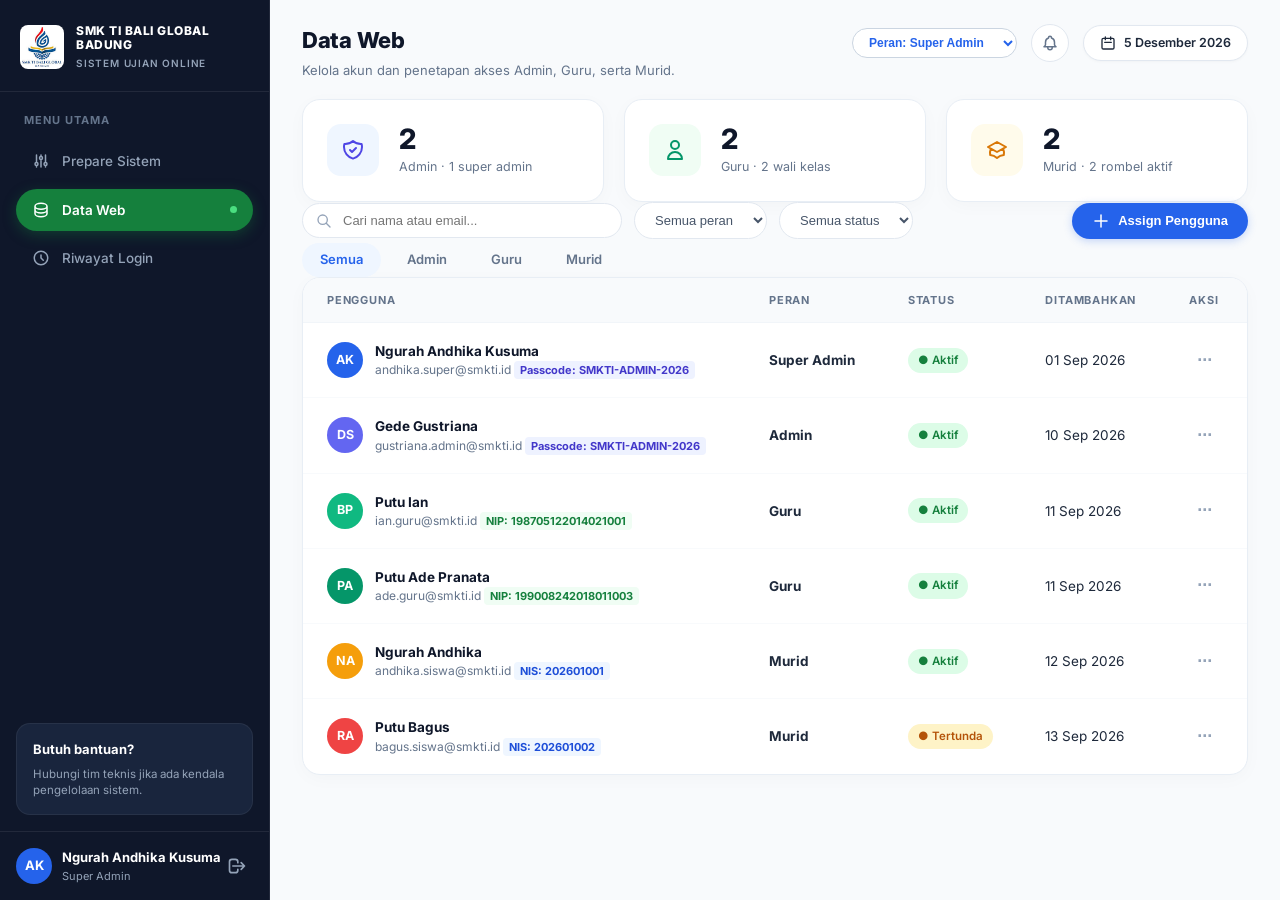
<file: index.html>
<!DOCTYPE html>
<html lang="id">
<head>
  <meta charset="UTF-8">
  <meta name="viewport" content="width=device-width, initial-scale=1.0">
  <title>SMK TI BALI GLOBAL BADUNG - SISTEM UJIAN ONLINE</title>
  <link rel="preconnect" href="https://fonts.googleapis.com">
  <link rel="preconnect" href="https://fonts.gstatic.com" crossorigin>
  <link href="https://fonts.googleapis.com/css2?family=Inter:wght@400;500;600;700;800;900&display=swap" rel="stylesheet">
  <link rel="stylesheet" href="assets/css/style.css">
</head>
<body>

<div id="app-container">
  <!-- ==========================================
       SIDEBAR NAVIGATION
       ========================================== -->
  <aside class="sidebar">
    <!-- Brand School Header -->
    <div class="sidebar-brand">
      <img src="assets/img/logo.png" alt="Logo SMK TI Bali Global Badung" class="sidebar-logo">
      <div class="sidebar-brand-text">
        <span class="brand-title">SMK TI BALI GLOBAL BADUNG</span>
        <span class="brand-subtitle">SISTEM UJIAN ONLINE</span>
      </div>
    </div>

    <!-- Main Navigation Links -->
    <div class="nav-section">
      <div class="nav-label">MENU UTAMA</div>
      <ul class="nav-list" id="sidebar-nav-list">
        <!-- Injected dynamically by App.renderMenuForRole() -->
      </ul>
    </div>

    <!-- Help Box -->
    <div class="sidebar-help">
      <h4>Butuh bantuan?</h4>
      <p>Hubungi tim teknis jika ada kendala pengelolaan sistem.</p>
    </div>

    <!-- User Profile Bar -->
    <div class="sidebar-footer">
      <div class="user-profile-info">
        <div class="avatar-badge" id="user-avatar">AK</div>
        <div class="user-text">
          <span class="user-name" id="user-name">Ngurah Andhika</span>
          <span class="user-role-text" id="user-role-text">Super Admin</span>
        </div>
      </div>
      <button class="btn-logout" id="btn-logout" title="Keluar dari sistem">
        <svg width="20" height="20" fill="none" stroke="currentColor" viewBox="0 0 24 24"><path stroke-linecap="round" stroke-linejoin="round" stroke-width="2" d="M17 16l4-4m0 0l-4-4m4 4H7m6 4v1a3 3 0 01-3 3H6a3 3 0 01-3-3V7a3 3 0 013-3h4a3 3 0 013 3v1"/></svg>
      </button>
    </div>
  </aside>

  <!-- ==========================================
       MAIN CONTENT CONTAINER
       ========================================== -->
  <main class="main-content">
    <!-- Top Bar -->
    <header class="top-header">
      <div class="header-left">
        <h1 class="page-title" id="header-title">Data Web</h1>
        <p class="page-subtitle" id="header-subtitle">Kelola akun dan penetapan akses Admin, Guru, serta Murid.</p>
      </div>
      <div class="header-right">
        <!-- Switch Role for immediate inspection -->
        <select class="role-switcher-select" id="role-switcher-select" title="Pilih peran tampilan">
          <option value="super_admin">Peran: Super Admin</option>
          <option value="guru">Peran: Guru</option>
          <option value="murid">Peran: Murid (Siswa)</option>
        </select>

        <button class="header-btn-icon" title="Notifikasi">
          <svg width="18" height="18" fill="none" stroke="currentColor" viewBox="0 0 24 24"><path stroke-linecap="round" stroke-linejoin="round" stroke-width="2" d="M15 17h5l-1.405-1.405A2.032 2.032 0 0118 14.158V11a6.002 6.002 0 00-4-5.659V5a2 2 0 10-4 0v.341C7.67 6.165 6 8.388 6 11v3.159c0 .538-.214 1.055-.595 1.436L4 17h5m6 0v1a3 3 0 11-6 0v-1m6 0H9"/></svg>
        </button>

        <div class="date-badge">
          <svg width="16" height="16" fill="none" stroke="currentColor" viewBox="0 0 24 24"><path stroke-linecap="round" stroke-linejoin="round" stroke-width="2" d="M8 7V3m8 4V3m-9 8h10M5 21h14a2 2 0 002-2V7a2 2 0 00-2-2H5a2 2 0 00-2 2v12a2 2 0 002 2z"/></svg>
          <span id="current-date-text">15 September 2026</span>
        </div>
      </div>
    </header>

    <div class="page-container">

      <!-- ==========================================
           VIEW: ADMIN - PREPARE SISTEM
           ========================================== -->
      <section id="view-admin-prepare" class="app-view" style="display: none;">
        <!-- Hero Banner -->
        <div class="hero-banner">
          <div class="hero-content">
            <div class="system-badge">
              <span class="dot"></span>
              <span>SEMUA SISTEM NORMAL</span>
            </div>
            <h2 class="hero-title">Sistem siap digunakan</h2>
            <p class="hero-desc">Pemeriksaan terakhir selesai hari ini pukul 08.30 WIB. Seluruh layanan inti berjalan dengan baik.</p>
          </div>
          <div class="hero-gauge">
            <div class="gauge-circle">
              <span class="percent">98%</span>
              <span class="label">SIAP</span>
            </div>
          </div>
        </div>

        <!-- Status Layanan Heading -->
        <div class="section-title-row">
          <h3 class="section-heading">Status layanan</h3>
          <span class="section-updated">Diperbarui 2 menit lalu</span>
        </div>

        <!-- Service Cards Grid -->
        <div class="service-grid">
          <div class="service-card">
            <div class="service-header">
              <div class="service-icon">
                <svg width="20" height="20" fill="none" stroke="currentColor" viewBox="0 0 24 24"><path stroke-linecap="round" stroke-linejoin="round" stroke-width="2" d="M4 7v10c0 2.21 3.582 4 8 4s8-1.79 8-4V7M4 7c0 2.21 3.582 4 8 4s8-1.79 8-4M4 7c0-2.21 3.582-4 8-4s8 1.79 8 4m0 5c0 2.21-3.582 4-8 4s-8-1.79-8-4"/></svg>
              </div>
              <span class="badge-pill badge-normal">● Normal</span>
            </div>
            <div>
              <div class="service-title">Database Utama</div>
              <div class="service-detail" id="prep-db-detail">Terhubung · respons 42 ms</div>
            </div>
          </div>

          <div class="service-card">
            <div class="service-header">
              <div class="service-icon">
                <svg width="20" height="20" fill="none" stroke="currentColor" viewBox="0 0 24 24"><path stroke-linecap="round" stroke-linejoin="round" stroke-width="2" d="M5 8h14M5 8a2 2 0 110-4h14a2 2 0 110 4M5 8v10a2 2 0 002 2h10a2 2 0 002-2V8m-9 4h4"/></svg>
              </div>
              <span class="badge-pill badge-percent">● 34%</span>
            </div>
            <div>
              <div class="service-title">Penyimpanan Berkas</div>
              <div class="service-detail" id="prep-st-detail">68,4 GB dari 200 GB terpakai</div>
            </div>
          </div>

          <div class="service-card">
            <div class="service-header">
              <div class="service-icon">
                <svg width="20" height="20" fill="none" stroke="currentColor" viewBox="0 0 24 24"><path stroke-linecap="round" stroke-linejoin="round" stroke-width="2" d="M3 8l7.89 5.26a2 2 0 002.22 0L21 8M5 19h14a2 2 0 002-2V7a2 2 0 00-2-2H5a2 2 0 00-2 2v10a2 2 0 002 2z"/></svg>
              </div>
              <span class="badge-pill badge-normal">● Normal</span>
            </div>
            <div>
              <div class="service-title">Layanan Email</div>
              <div class="service-detail" id="prep-em-detail">1.284 email terkirim bulan ini</div>
            </div>
          </div>
        </div>

        <!-- Bottom Row (Konfigurasi cepat & Pemeliharaan) -->
        <div class="prepare-bottom-grid">
          <div class="config-card">
            <h3 class="config-card-title">Konfigurasi cepat</h3>
            <div class="config-item">
              <div class="config-item-left">
                <svg class="config-check-icon" width="20" height="20" fill="none" stroke="currentColor" viewBox="0 0 24 24"><path stroke-linecap="round" stroke-linejoin="round" stroke-width="2" d="M9 12l2 2 4-4m6 2a9 9 0 11-18 0 9 9 0 0118 0z"/></svg>
                <span>Tahun ajaran 2026/2027</span>
              </div>
              <svg width="18" height="18" fill="none" stroke="#94a3b8" viewBox="0 0 24 24"><path stroke-linecap="round" stroke-linejoin="round" stroke-width="2" d="M9 5l7 7-7 7"/></svg>
            </div>
            <div class="config-item">
              <div class="config-item-left">
                <svg class="config-check-icon" width="20" height="20" fill="none" stroke="currentColor" viewBox="0 0 24 24"><path stroke-linecap="round" stroke-linejoin="round" stroke-width="2" d="M9 12l2 2 4-4m6 2a9 9 0 11-18 0 9 9 0 0118 0z"/></svg>
                <span>Zona waktu WITA</span>
              </div>
              <svg width="18" height="18" fill="none" stroke="#94a3b8" viewBox="0 0 24 24"><path stroke-linecap="round" stroke-linejoin="round" stroke-width="2" d="M9 5l7 7-7 7"/></svg>
            </div>
            <div class="config-item">
              <div class="config-item-left">
                <svg class="config-check-icon" width="20" height="20" fill="none" stroke="currentColor" viewBox="0 0 24 24"><path stroke-linecap="round" stroke-linejoin="round" stroke-width="2" d="M9 12l2 2 4-4m6 2a9 9 0 11-18 0 9 9 0 0118 0z"/></svg>
                <span>Pencadangan otomatis setiap minggu</span>
              </div>
              <svg width="18" height="18" fill="none" stroke="#94a3b8" viewBox="0 0 24 24"><path stroke-linecap="round" stroke-linejoin="round" stroke-width="2" d="M9 5l7 7-7 7"/></svg>
            </div>
          </div>

          <div class="maintenance-card">
            <div>
              <div class="maintenance-title">
                <svg width="18" height="18" fill="none" stroke="currentColor" viewBox="0 0 24 24"><path stroke-linecap="round" stroke-linejoin="round" stroke-width="2" d="M9 12l2 2 4-4m5.618-4.016A11.955 11.955 0 0112 2.944a11.955 11.955 0 01-8.618 3.04A12.02 12.02 0 003 9c0 5.591 3.824 10.29 9 11.622 5.176-1.332 9-6.03 9-11.622 0-1.042-.133-2.052-.382-3.016z"/></svg>
                <span>Pemeliharaan berikutnya</span>
              </div>
              <div class="maintenance-time">Minggu, 01.00</div>
              <p class="maintenance-sub">Estimasi 20 menit. Pengguna akan diberi notifikasi otomatis.</p>
            </div>
          </div>
        </div>
      </section>

      <!-- ==========================================
           VIEW: ADMIN - DATA WEB
           ========================================== -->
      <section id="view-admin-data-web" class="app-view">
        <!-- Top 3 Stat Cards -->
        <div class="stat-grid">
          <div class="stat-card">
            <div class="stat-icon-wrapper stat-icon-purple">
              <svg width="24" height="24" fill="none" stroke="currentColor" viewBox="0 0 24 24"><path stroke-linecap="round" stroke-linejoin="round" stroke-width="2" d="M9 12l2 2 4-4m5.618-4.016A11.955 11.955 0 0112 2.944a11.955 11.955 0 01-8.618 3.04A12.02 12.02 0 003 9c0 5.591 3.824 10.29 9 11.622 5.176-1.332 9-6.03 9-11.622 0-1.042-.133-2.052-.382-3.016z"/></svg>
            </div>
            <div class="stat-content">
              <span class="stat-number" id="stat-admin-count">2</span>
              <span class="stat-subtext" id="stat-admin-sub">Admin · 1 super admin</span>
            </div>
          </div>

          <div class="stat-card">
            <div class="stat-icon-wrapper stat-icon-teal">
              <svg width="24" height="24" fill="none" stroke="currentColor" viewBox="0 0 24 24"><path stroke-linecap="round" stroke-linejoin="round" stroke-width="2" d="M16 7a4 4 0 11-8 0 4 4 0 018 0zM12 14a7 7 0 00-7 7h14a7 7 0 00-7-7z"/></svg>
            </div>
            <div class="stat-content">
              <span class="stat-number" id="stat-guru-count">2</span>
              <span class="stat-subtext" id="stat-guru-sub">Guru · 2 wali kelas</span>
            </div>
          </div>

          <div class="stat-card">
            <div class="stat-icon-wrapper stat-icon-orange">
              <svg width="24" height="24" fill="none" stroke="currentColor" viewBox="0 0 24 24"><path stroke-linecap="round" stroke-linejoin="round" stroke-width="2" d="M12 14l9-5-9-5-9 5 9 5zM12 14l6.16-3.422a12.083 12.083 0 01.665 6.479A11.952 11.952 0 0012 20.055a11.952 11.952 0 00-6.824-2.998 12.078 12.078 0 01.665-6.479L12 14z"/></svg>
            </div>
            <div class="stat-content">
              <span class="stat-number" id="stat-murid-count">2</span>
              <span class="stat-subtext" id="stat-murid-sub">Murid · 2 rombel aktif</span>
            </div>
          </div>
        </div>

        <!-- Filter and Action Row -->
        <div class="filter-action-bar">
          <div class="filter-left-group">
            <div class="search-box">
              <svg fill="none" stroke="currentColor" viewBox="0 0 24 24"><path stroke-linecap="round" stroke-linejoin="round" stroke-width="2" d="M21 21l-6-6m2-5a7 7 0 11-14 0 7 7 0 0114 0z"/></svg>
              <input type="text" id="data-web-search" class="search-input" placeholder="Cari nama atau email...">
            </div>

            <select id="data-web-role-select" class="select-pill">
              <option value="Semua">Semua peran</option>
              <option value="Admin">Admin</option>
              <option value="Guru">Guru</option>
              <option value="Murid">Murid</option>
            </select>

            <select id="data-web-status-select" class="select-pill">
              <option value="Semua">Semua status</option>
              <option value="Aktif">Aktif</option>
              <option value="Tertunda">Tertunda</option>
            </select>
          </div>

          <button class="btn-primary-blue" onclick="App.openModal('assign-user-modal')">
            <svg width="18" height="18" fill="none" stroke="currentColor" viewBox="0 0 24 24"><path stroke-linecap="round" stroke-linejoin="round" stroke-width="2" d="M12 4v16m8-8H4"/></svg>
            <span>Assign Pengguna</span>
          </button>
        </div>

        <!-- Role Tabs -->
        <div class="role-tabs">
          <div class="role-tab active" data-role="Semua">Semua</div>
          <div class="role-tab" data-role="Admin">Admin</div>
          <div class="role-tab" data-role="Guru">Guru</div>
          <div class="role-tab" data-role="Murid">Murid</div>
        </div>

        <!-- Users Table -->
        <div class="table-card">
          <table class="custom-table">
            <thead>
              <tr>
                <th>PENGGUNA</th>
                <th>PERAN</th>
                <th>STATUS</th>
                <th>DITAMBAHKAN</th>
                <th>AKSI</th>
              </tr>
            </thead>
            <tbody id="data-web-tbody">
              <!-- Rendered by App.loadDataWeb() -->
            </tbody>
          </table>
        </div>
      </section>

      <!-- ==========================================
           VIEW: ADMIN - RIWAYAT LOGIN
           ========================================== -->
      <section id="view-admin-riwayat-login" class="app-view" style="display: none;">
        <!-- Top 3 Stat Cards -->
        <div class="stat-grid">
          <div class="stat-card">
            <div class="stat-icon-wrapper stat-icon-blue">
              <svg width="24" height="24" fill="none" stroke="currentColor" viewBox="0 0 24 24"><path stroke-linecap="round" stroke-linejoin="round" stroke-width="2" d="M11 16l-4-4m0 0l4-4m-4 4h14m-5 4v1a3 3 0 01-3 3H6a3 3 0 01-3-3V7a3 3 0 013-3h7a3 3 0 013 3v1"/></svg>
            </div>
            <div class="stat-content">
              <span class="stat-label">Login hari ini</span>
              <span class="stat-number">342</span>
              <span class="stat-subtext" style="color: #10b981;">+12% dari kemarin</span>
            </div>
          </div>

          <div class="stat-card">
            <div class="stat-icon-wrapper stat-icon-teal">
              <svg width="24" height="24" fill="none" stroke="currentColor" viewBox="0 0 24 24"><path stroke-linecap="round" stroke-linejoin="round" stroke-width="2" d="M12 4.354a4 4 0 110 5.292M15 21H3v-1a6 6 0 0112 0v1zm0 0h6v-1a6 6 0 00-9-5.197M13 7a4 4 0 11-8 0 4 4 0 018 0z"/></svg>
            </div>
            <div class="stat-content">
              <span class="stat-label">Pengguna aktif</span>
              <span class="stat-number">218</span>
              <span class="stat-subtext">Dalam 30 menit</span>
            </div>
          </div>

          <div class="stat-card">
            <div class="stat-icon-wrapper stat-icon-red">
              <svg width="24" height="24" fill="none" stroke="currentColor" viewBox="0 0 24 24"><path stroke-linecap="round" stroke-linejoin="round" stroke-width="2" d="M12 9v2m0 4h.01m-6.938 4h13.856c1.54 0 2.502-1.667 1.732-3L13.732 4c-.77-1.333-2.694-1.333-3.464 0L3.34 16c-.77 1.333.192 3 1.732 3z"/></svg>
            </div>
            <div class="stat-content">
              <span class="stat-label">Percobaan gagal</span>
              <span class="stat-number">7</span>
              <span class="stat-subtext" style="color: #ef4444;">Perlu ditinjau</span>
            </div>
          </div>
        </div>

        <!-- Header Row -->
        <div class="section-title-row">
          <div>
            <h3 class="section-heading">Aktivitas terbaru</h3>
            <span class="section-updated">Menampilkan 5 dari 1.842 aktivitas</span>
          </div>
          <div style="display: flex; gap: 10px;">
            <select class="select-pill">
              <option>7 hari terakhir</option>
              <option>30 hari terakhir</option>
            </select>
            <a href="api/admin.php?action=export_csv" class="btn-outline-sm" style="display: inline-flex; align-items: center; gap: 6px; text-decoration: none;">
              <svg width="16" height="16" fill="none" stroke="currentColor" viewBox="0 0 24 24"><path stroke-linecap="round" stroke-linejoin="round" stroke-width="2" d="M4 16v1a3 3 0 003 3h10a3 3 0 003-3v-1m-4-4l-4 4m0 0l-4-4m4 4V4"/></svg>
              <span>Ekspor CSV</span>
            </a>
          </div>
        </div>

        <!-- History Table -->
        <div class="table-card">
          <table class="custom-table">
            <thead>
              <tr>
                <th>PENGGUNA</th>
                <th>WAKTU</th>
                <th>PERANGKAT</th>
                <th>LOKASI / IP</th>
                <th>STATUS</th>
              </tr>
            </thead>
            <tbody id="login-history-tbody">
              <!-- Rendered by App.loadRiwayatLogin() -->
            </tbody>
          </table>
        </div>
      </section>

      <!-- ==========================================
           VIEW: GURU - UPLOAD SOAL BARU
           ========================================== -->
      <section id="view-guru-upload" class="app-view" style="display: none;">
        <div class="guru-upload-grid">
          <!-- Manual Form -->
          <div class="form-card">
            <h3 class="form-card-title">Input Soal Manual</h3>
            <form id="upload-soal-form">
              <div class="form-group">
                <label class="form-label">Pilih Mata Pelajaran</label>
                <select id="upload-subject-select" name="subject_id" class="form-select"></select>
              </div>

              <div class="form-group">
                <label class="form-label">Butir Soal</label>
                <textarea name="pertanyaan" class="form-textarea" placeholder="Tuliskan redaksi pertanyaan secara lengkap..." required></textarea>
              </div>

              <div class="form-group">
                <label class="form-label">Pilihan Jawaban (Tandai Kunci Jawaban Benar)</label>
                
                <div class="option-choice-row">
                  <span class="option-choice-badge">A</span>
                  <input type="text" name="opsi_a" class="option-choice-input" placeholder="Isi opsi A" required>
                  <input type="radio" name="kunci_jawaban" value="A" class="option-radio" checked title="Pilih sebagai kunci">
                </div>

                <div class="option-choice-row">
                  <span class="option-choice-badge">B</span>
                  <input type="text" name="opsi_b" class="option-choice-input" placeholder="Isi opsi B" required>
                  <input type="radio" name="kunci_jawaban" value="B" class="option-radio" title="Pilih sebagai kunci">
                </div>

                <div class="option-choice-row">
                  <span class="option-choice-badge">C</span>
                  <input type="text" name="opsi_c" class="option-choice-input" placeholder="Isi opsi C" required>
                  <input type="radio" name="kunci_jawaban" value="C" class="option-radio" title="Pilih sebagai kunci">
                </div>

                <div class="option-choice-row">
                  <span class="option-choice-badge">D</span>
                  <input type="text" name="opsi_d" class="option-choice-input" placeholder="Isi opsi D" required>
                  <input type="radio" name="kunci_jawaban" value="D" class="option-radio" title="Pilih sebagai kunci">
                </div>
              </div>

              <div style="display: flex; justify-content: space-between; align-items: center; margin-top: 24px;">
                <button type="button" class="btn-outline-sm" onclick="App.showToast('Fitur penambahan opsi dinamis siap!')">+ Tambah Opsi</button>
                <button type="submit" class="btn-primary-blue">Simpan Soal</button>
              </div>
            </form>
          </div>

          <!-- CSV Import Dropzone -->
          <div class="form-card" style="display: flex; flex-direction: column; justify-content: space-between;">
            <div>
              <h3 class="form-card-title">Import Soal Massal (.CSV)</h3>
              <p style="font-size: 13px; color: #64748b; margin-bottom: 20px;">Unggah ratusan butir soal sekaligus menggunakan template CSV standar SMK TI Bali Global Badung.</p>

              <label class="csv-upload-dropzone">
                <input type="file" id="csv-file-input" accept=".csv" style="display: none;">
                <svg class="csv-icon" fill="none" stroke="currentColor" viewBox="0 0 24 24"><path stroke-linecap="round" stroke-linejoin="round" stroke-width="2" d="M7 16a4 4 0 01-.88-7.903A5 5 0 1115.9 6L16 6a5 5 0 011 9.9M15 13l-3-3m0 0l-3 3m3-3v12"/></svg>
                <div>
                  <strong style="font-size: 14px; color: #0f172a;">Pilih file format .CSV</strong>
                  <div style="font-size: 12px; color: #94a3b8; margin-top: 4px;">Drag & drop file Anda ke sini</div>
                </div>
              </label>
            </div>

            <div style="margin-top: 24px; text-align: center;">
              <a href="data:text/csv;charset=utf-8,subject_id,pertanyaan,opsi_a,opsi_b,opsi_c,opsi_d,kunci%0A2,Berapakah%20hasil%202%2B2?,2,3,4,5,C" download="template_soal_smkti.csv" class="btn-outline-sm" style="display: inline-block; width: 100%; text-decoration: none;">Unduh Contoh Dokumen</a>
            </div>
          </div>
        </div>
      </section>

      <!-- ==========================================
           VIEW: GURU - BANK SOAL SISTEM
           ========================================== -->
      <section id="view-guru-bank" class="app-view" style="display: none;">
        <div class="filter-action-bar">
          <div class="filter-left-group">
            <div class="search-box">
              <svg fill="none" stroke="currentColor" viewBox="0 0 24 24"><path stroke-linecap="round" stroke-linejoin="round" stroke-width="2" d="M21 21l-6-6m2-5a7 7 0 11-14 0 7 7 0 0114 0z"/></svg>
              <input type="text" id="bank-search-input" class="search-input" placeholder="Cari bank soal..." oninput="App.loadBankSoal()">
            </div>
            <select class="select-pill"><option>Bank Kategori Semua</option></select>
            <select class="select-pill"><option>Mata Pelajaran</option></select>
          </div>
          <button class="btn-primary-blue" onclick="App.switchView('guru-upload')">+ Tambah Soal Baru</button>
        </div>

        <div class="table-card">
          <table class="custom-table">
            <thead>
              <tr>
                <th>No</th>
                <th>Mata Pelajaran</th>
                <th>Tipe Soal</th>
                <th>Redaksi Pertanyaan</th>
                <th>Jawaban</th>
                <th>Dibuat</th>
                <th>Aksi</th>
              </tr>
            </thead>
            <tbody id="bank-soal-tbody">
              <!-- Rendered by App.loadBankSoal() -->
            </tbody>
          </table>
        </div>
      </section>

      <!-- ==========================================
           VIEW: GURU - MANAJEMEN PAKET SOAL
           ========================================== -->
      <section id="view-guru-paket" class="app-view" style="display: none;">
        <div class="filter-action-bar">
          <h3 class="section-heading">Daftar Paket Ujian</h3>
          <button class="btn-primary-blue" onclick="App.openModal('create-package-modal')">+ Buat Paket Baru</button>
        </div>

        <div class="package-grid" id="package-cards-grid">
          <!-- Rendered by App.loadPaketSoal() -->
        </div>
      </section>

      <!-- ==========================================
           VIEW: GURU - ATUR JADWAL UJIAN
           ========================================== -->
      <section id="view-guru-jadwal" class="app-view" style="display: none;">
        <div class="guru-upload-grid">
          <div class="form-card">
            <h3 class="form-card-title">Buat Jadwal Ujian Baru</h3>
            <form id="guru-create-schedule-form" onsubmit="App.submitCreateSchedule(event)">
              <div class="form-group">
                <label class="form-label">Pilih Paket Ujian</label>
                <select id="guru-schedule-package" name="package_id" class="form-select" required>
                  <option value="">Memuat paket ujian...</option>
                </select>
              </div>

              <div class="form-group">
                <label class="form-label">Tipe Ujian</label>
                <select name="tipe_ujian" class="form-select">
                  <option value="Ujian Tengah Semester">Ujian Tengah Semester (UTS)</option>
                  <option value="Ujian Akhir Semester">Ujian Akhir Semester (UAS)</option>
                  <option value="Latihan Soal Ujian">Latihan Soal Ujian</option>
                  <option value="Ulangan Harian">Ulangan Harian</option>
                </select>
              </div>

              <div style="display: grid; grid-template-columns: 1fr 1fr; gap: 14px;">
                <div class="form-group">
                  <label class="form-label">Kelas Sasaran</label>
                  <input type="text" name="kelas" class="form-input" value="XII RPL 2" required>
                </div>
                <div class="form-group">
                  <label class="form-label">Durasi (Menit)</label>
                  <input type="number" name="durasi_menit" class="form-input" value="90" min="10" max="180" required>
                </div>
              </div>

              <div class="form-group">
                <label class="form-label">Tanggal Ujian</label>
                <input type="text" id="guru-schedule-date" name="tanggal" class="form-input" value="16 Sep 2026" required>
              </div>

              <div style="display: grid; grid-template-columns: 1fr 1fr; gap: 14px;">
                <div class="form-group">
                  <label class="form-label">Jam Mulai</label>
                  <input type="text" name="jam_mulai" class="form-input" value="08:00" required>
                </div>
                <div class="form-group">
                  <label class="form-label">Jam Selesai</label>
                  <input type="text" name="jam_selesai" class="form-input" value="09:30" required>
                </div>
              </div>

              <div class="form-group">
                <label class="form-label">Status Jadwal Saat Rilis</label>
                <select name="status" class="form-select">
                  <option value="SEDANG BERLANGSUNG" selected>SEDANG BERLANGSUNG (Langsung Aktif untuk Siswa)</option>
                  <option value="BELUM DIMULAI">BELUM DIMULAI (Draf Terjadwal)</option>
                </select>
              </div>

              <button type="submit" class="btn-primary-blue" style="width: 100%; justify-content: center; margin-top: 10px;">
                <svg width="18" height="18" fill="none" stroke="currentColor" viewBox="0 0 24 24"><path stroke-linecap="round" stroke-linejoin="round" stroke-width="2" d="M12 6v6m0 0v6m0-6h6m-6 0H6"/></svg>
                <span>Rilis Jadwal Ujian</span>
              </button>
            </form>
          </div>

          <div class="table-card" style="padding: 20px;">
            <div style="display: flex; justify-content: space-between; align-items: center; margin-bottom: 14px;">
              <h3 class="form-card-title" style="margin-bottom: 0;">Jadwal Rilis Aktif</h3>
              <button class="btn-outline-sm" onclick="App.loadJadwalUjianGuru()" title="Segarkan Data">
                <svg width="14" height="14" fill="none" stroke="currentColor" viewBox="0 0 24 24"><path stroke-linecap="round" stroke-linejoin="round" stroke-width="2" d="M4 4v5h.582m15.356 2A8.001 8.001 0 004.582 9m0 0H9m11 11v-5h-.581m0 0a8.003 8.003 0 01-15.357-2m15.357 2H15"/></svg>
                <span>Segarkan</span>
              </button>
            </div>
            <table class="custom-table">
              <thead>
                <tr>
                  <th>Mata Pelajaran</th>
                  <th>Kelas</th>
                  <th>Waktu</th>
                  <th>Status</th>
                  <th>Aksi</th>
                </tr>
              </thead>
              <tbody id="guru-jadwal-tbody">
                <!-- Rendered by App.loadJadwalUjianGuru() -->
              </tbody>
            </table>
          </div>
        </div>
      </section>

      <!-- ==========================================
           VIEW: GURU - ANALISIS HASIL UJIAN
           ========================================== -->
      <section id="view-guru-analisis" class="app-view" style="display: none;">
        <!-- 4 Stat Cards -->
        <div style="display: grid; grid-template-columns: repeat(4, 1fr); gap: 18px;">
          <div class="stat-card">
            <div class="stat-content">
              <span class="stat-label">Rata-rata Nilai</span>
              <span class="stat-number" id="guru-stat-avg">0</span>
            </div>
          </div>
          <div class="stat-card">
            <div class="stat-content">
              <span class="stat-label">Nilai Tertinggi</span>
              <span class="stat-number" style="color: #10b981;" id="guru-stat-max">0</span>
            </div>
          </div>
          <div class="stat-card">
            <div class="stat-content">
              <span class="stat-label">Tingkat Kelulusan</span>
              <span class="stat-number" style="color: #f59e0b;" id="guru-stat-pass">0 %</span>
            </div>
          </div>
          <div class="stat-card">
            <div class="stat-content">
              <span class="stat-label">Total Peserta</span>
              <span class="stat-number" id="guru-stat-total">0 Siswa</span>
            </div>
          </div>
        </div>

        <div class="section-title-row">
          <h3 class="section-heading">Daftar Hasil Ujian Siswa</h3>
          <a href="api/guru.php?action=export_analisis_csv" class="btn-outline-sm" style="display: inline-flex; align-items: center; gap: 6px; text-decoration: none;">
            <svg width="16" height="16" fill="none" stroke="currentColor" viewBox="0 0 24 24"><path stroke-linecap="round" stroke-linejoin="round" stroke-width="2" d="M4 16v1a3 3 0 003 3h10a3 3 0 003-3v-1m-4-4l-4 4m0 0l-4-4m4 4V4"/></svg>
            <span>Ekspor Excel / CSV</span>
          </a>
        </div>

        <div class="table-card">
          <table class="custom-table">
            <thead>
              <tr>
                <th>No</th>
                <th>Nama Lengkap Siswa</th>
                <th>Kelas</th>
                <th>Nilai Akhir</th>
                <th>Status Kelulusan</th>
              </tr>
            </thead>
            <tbody id="guru-analisis-tbody">
              <!-- Rendered by App.loadAnalisisHasil() -->
            </tbody>
          </table>
        </div>
      </section>

      <!-- ==========================================
           VIEW: SISWA - JADWAL UJIAN
           ========================================== -->
      <section id="view-siswa-jadwal" class="app-view" style="display: none;">
        <!-- Stat Cards -->
        <div class="stat-grid" style="margin-bottom: 24px;">
          <div class="stat-card">
            <div class="stat-icon-wrapper stat-icon-blue">
              <svg width="24" height="24" fill="none" stroke="currentColor" viewBox="0 0 24 24"><path stroke-linecap="round" stroke-linejoin="round" stroke-width="2" d="M8 7V3m8 4V3m-9 8h10M5 21h14a2 2 0 002-2V7a2 2 0 00-2-2H5a2 2 0 00-2 2v12a2 2 0 002 2z"/></svg>
            </div>
            <div class="stat-content">
              <span class="stat-label">Selesai Hari Ini</span>
              <span class="stat-number" id="siswa-stat-selesai">0 Ujian</span>
            </div>
          </div>

          <div class="stat-card">
            <div class="stat-icon-wrapper stat-icon-orange">
              <svg width="24" height="24" fill="none" stroke="currentColor" viewBox="0 0 24 24"><path stroke-linecap="round" stroke-linejoin="round" stroke-width="2" d="M12 8v4l3 3m6-3a9 9 0 11-18 0 9 9 0 0118 0z"/></svg>
            </div>
            <div class="stat-content">
              <span class="stat-label">Tersedia Sekarang</span>
              <span class="stat-number" style="color: #2563eb;" id="siswa-stat-tersedia">0 Ujian</span>
            </div>
          </div>

          <div class="stat-card">
            <div class="stat-icon-wrapper stat-icon-teal">
              <svg width="24" height="24" fill="none" stroke="currentColor" viewBox="0 0 24 24"><path stroke-linecap="round" stroke-linejoin="round" stroke-width="2" d="M9 12l2 2 4-4m6 2a9 9 0 11-18 0 9 9 0 0118 0z"/></svg>
            </div>
            <div class="stat-content">
              <span class="stat-label">Telah Diselesaikan</span>
              <span class="stat-number" style="color: #10b981;" id="siswa-stat-total">0 Ujian</span>
            </div>
          </div>
        </div>

        <div class="section-title-row" style="margin-bottom: 16px;">
          <div>
            <h3 class="section-heading" style="margin-bottom: 2px;">Ujian yang tersedia</h3>
            <span class="section-updated" id="siswa-schedule-subtitle">Daftar jadwal ujian resmi SMK TI Bali Global Badung</span>
          </div>
          <button class="btn-outline-sm" onclick="App.loadJadwalSiswa()">
            <svg width="14" height="14" fill="none" stroke="currentColor" viewBox="0 0 24 24"><path stroke-linecap="round" stroke-linejoin="round" stroke-width="2" d="M4 4v5h.582m15.356 2A8.001 8.001 0 004.582 9m0 0H9m11 11v-5h-.581m0 0a8.003 8.003 0 01-15.357-2m15.357 2H15"/></svg>
            <span>Segarkan</span>
          </button>
        </div>

        <div id="siswa-exam-cards-list">
          <!-- Rendered by App.loadJadwalSiswa() -->
        </div>
      </section>

      <!-- ==========================================
           VIEW: SISWA - UJIAN AKTIF (CBT SIMULATOR)
           ========================================== -->
      <section id="view-siswa-ujian-aktif" class="app-view" style="display: none;">
        <!-- Container jika belum ada ujian dipilih -->
        <div id="cbt-no-active-exam" style="display: none; background: #ffffff; border-radius: 18px; padding: 48px 32px; text-align: center; border: 1px solid var(--border-card); margin-bottom: 24px; box-shadow: 0 4px 20px -2px rgba(0,0,0,0.03);">
          <div style="font-size: 42px; margin-bottom: 12px;">📋</div>
          <h3 style="font-size: 18px; font-weight: 800; color: #0f172a; margin-bottom: 8px;">Tidak Ada Sesi Ujian Aktif</h3>
          <p style="font-size: 13.5px; color: #64748b; max-width: 480px; margin: 0 auto 20px auto; line-height: 1.5;">
            Saat ini Anda belum memilih atau memulai sesi ujian apapun. Silakan buka menu <strong>Jadwal Ujian</strong> untuk melihat ujian yang dirilis oleh guru pengajar dan klik <em>Kerjakan Sekarang</em>.
          </p>
          <button class="btn-primary-blue" onclick="App.switchView('siswa-jadwal')">Lihat Jadwal Ujian</button>
        </div>

        <div class="cbt-container" id="cbt-main-content">
          <!-- Left: Question & Choices -->
          <div class="cbt-question-area">
            <div class="cbt-q-header">
              <span class="cbt-q-number" id="cbt-current-qnum">Soal 1 dari 40</span>
              <span class="cbt-q-weight" id="cbt-current-weight">Bobot Nilai: 2.5</span>
            </div>

            <p class="cbt-q-text" id="cbt-question-text">
              Memuat butir soal...
            </p>

            <div class="cbt-options-list" id="cbt-options-container">
              <!-- Rendered by App.renderQuestion() -->
            </div>

            <div class="cbt-bottom-nav">
              <button class="btn-cbt-prev" onclick="App.prevQuestion()">← Sebelumnya</button>
              <button class="btn-cbt-ragu" onclick="App.toggleRagu()">⚐ Ragu - Ragu</button>
              <button class="btn-cbt-next" onclick="App.nextQuestion()">Selanjutnya →</button>
            </div>
          </div>

          <!-- Right: Number Grid Panel -->
          <div class="cbt-sidebar-panel">
            <div class="cbt-timer-box">
              <span>⏱</span>
              <span id="cbt-timer-val">01:30:00</span>
            </div>

            <h4 class="cbt-panel-title">Nomor Soal</h4>

            <!-- Legend -->
            <div class="cbt-legend-grid">
              <div class="legend-item">
                <span class="legend-dot dot-active"></span>
                <span>Sedang Dibuka</span>
              </div>
              <div class="legend-item">
                <span class="legend-dot dot-answered"></span>
                <span>Sudah Dijawab</span>
              </div>
              <div class="legend-item">
                <span class="legend-dot dot-ragu"></span>
                <span>Ragu-Ragu</span>
              </div>
              <div class="legend-item">
                <span class="legend-dot dot-unanswered"></span>
                <span>Belum Dijawab</span>
              </div>
            </div>

            <!-- 40 Number Grid -->
            <div class="cbt-number-grid" id="cbt-grid-numbers">
              <!-- Injected by App.renderCbtGrid() -->
            </div>

            <button class="btn-cbt-finish" onclick="App.finishCbtExam()">Selesaikan Ujian</button>
          </div>
        </div>
      </section>

      <!-- ==========================================
           VIEW: SISWA - HASIL UJIAN
           ========================================== -->
      <section id="view-siswa-hasil" class="app-view" style="display: none;">
        <!-- Empty State jika siswa belum ujian -->
        <div id="student-results-empty" style="display: none; background: #ffffff; border-radius: 18px; padding: 48px 32px; text-align: center; border: 1px solid var(--border-card); margin-bottom: 24px; box-shadow: 0 4px 20px -2px rgba(0,0,0,0.03);">
          <div style="font-size: 42px; margin-bottom: 12px;">📝</div>
          <h3 style="font-size: 17px; font-weight: 800; color: #0f172a; margin-bottom: 8px;">Belum Ada Hasil Ujian</h3>
          <p style="font-size: 13.5px; color: #64748b; max-width: 480px; margin: 0 auto 20px auto; line-height: 1.5;">
            Akun Anda belum menyelesaikan sesi ujian apapun. Silakan buka menu <strong>Jadwal Ujian</strong> lalu klik tombol <em>Kerjakan Sekarang</em> untuk memulai ujian dan mendapatkan nilai Anda.
          </p>
          <button class="btn-primary-blue" onclick="App.switchView('siswa-jadwal')">Lihat Jadwal Ujian</button>
        </div>

        <!-- Content jika siswa sudah ujian -->
        <div id="student-results-content">
          <div class="student-result-top-grid">
            <!-- Score Circle Card -->
            <div class="score-card-hero">
              <span style="font-size: 13px; font-weight: 700; color: #0f172a;">Ujian Terakhir Diselesaikan</span>
              <span style="font-size: 12px; color: #64748b; margin-top: 2px;" id="student-latest-meta">Matematika - Kelas 12 RPL (04 Okt 2026)</span>
              
              <div class="score-circle-outer">
                <span class="score-circle-val" id="student-score-val">0</span>
                <span class="score-circle-lbl">SKOR TOTAL</span>
              </div>

              <span class="score-grade-badge" id="student-score-grade">GRADE: -</span>
            </div>

            <!-- Answer Breakdown Card -->
            <div class="score-details-card">
              <h4 style="font-size: 15px; font-weight: 800; color: #0f172a; margin-bottom: 12px;">Detail Jawaban</h4>
              <div class="score-detail-row">
                <span class="score-detail-label">Jawaban Benar</span>
                <span class="score-detail-val" style="color: #10b981;" id="student-count-correct">0 Soal</span>
              </div>
              <div class="score-detail-row">
                <span class="score-detail-label">Jawaban Salah</span>
                <span class="score-detail-val" style="color: #ef4444;" id="student-count-wrong">0 Soal</span>
              </div>
              <div class="score-detail-row">
                <span class="score-detail-label">Tidak Dijawab</span>
                <span class="score-detail-val" style="color: #f59e0b;" id="student-count-blank">0 Soal</span>
              </div>
              <div class="score-detail-row">
                <span class="score-detail-label">Durasi Pengerjaan</span>
                <span class="score-detail-val" id="student-duration">0 Menit</span>
              </div>
            </div>
          </div>

          <h3 class="section-heading" style="margin-top: 16px;">Riwayat Hasil Ujian</h3>
          <div class="table-card">
            <table class="custom-table">
              <thead>
                <tr>
                  <th>Mata Pelajaran</th>
                  <th>Tipe Ujian</th>
                  <th>Tanggal</th>
                  <th>Benar/Salah</th>
                  <th>Nilai</th>
                  <th>Status</th>
                </tr>
              </thead>
              <tbody id="siswa-history-tbody">
                <!-- Rendered by App.loadHasilSiswa() -->
              </tbody>
            </table>
          </div>
        </div>
      </section>

    </div>
  </main>
</div>

<!-- ==========================================
     MODAL: ASSIGN PENGGUNA
     ========================================== -->
<div class="modal-backdrop" id="assign-user-modal">
  <div class="modal-window">
    <div class="modal-header">
      <h3 class="modal-title">Assign Pengguna Baru</h3>
      <button class="modal-close-btn" onclick="App.closeModal('assign-user-modal')">&times;</button>
    </div>
    <form id="assign-user-form">
      <div class="form-group">
        <label class="form-label">Nama Lengkap</label>
        <input type="text" name="nama" class="form-input" placeholder="Contoh: I Putu Mahendra" required>
      </div>
      <div class="form-group">
        <label class="form-label">Alamat Email</label>
        <input type="email" name="email" class="form-input" placeholder="mahendra@smkti.id" required>
      </div>
      <div class="form-group">
        <label class="form-label">Peran Akses</label>
        <select name="role" class="form-select">
          <option value="admin">Admin</option>
          <option value="guru">Guru</option>
          <option value="murid" selected>Murid (Siswa)</option>
        </select>
      </div>
      <div class="form-group">
        <label class="form-label">Keterangan / Rombel</label>
        <input type="text" name="sub_role" class="form-input" placeholder="Contoh: Kelas XII RPL 1">
      </div>
      <div style="display: grid; grid-template-columns: 1fr 1fr; gap: 12px;">
        <div class="form-group">
          <label class="form-label">NIS (Jika Siswa)</label>
          <input type="text" name="nis" class="form-input" placeholder="202601003">
        </div>
        <div class="form-group">
          <label class="form-label">NIP (Jika Guru)</label>
          <input type="text" name="nip" class="form-input" placeholder="19890101...">
        </div>
      </div>
      <div class="form-group">
        <label class="form-label">Status Akun</label>
        <select name="status" class="form-select">
          <option value="Aktif" selected>Aktif</option>
          <option value="Tertunda">Tertunda</option>
        </select>
      </div>
      <div class="modal-actions">
        <button type="button" class="btn-outline-sm" onclick="App.closeModal('assign-user-modal')">Batal</button>
        <button type="submit" class="btn-primary-blue">Simpan Pengguna</button>
      </div>
    </form>
  </div>
</div>

<!-- ==========================================
     MODAL: BUAT PAKET SOAL
     ========================================== -->
<div class="modal-backdrop" id="create-package-modal">
  <div class="modal-window">
    <div class="modal-header">
      <h3 class="modal-title">Buat Paket Soal Baru</h3>
      <button class="modal-close-btn" onclick="App.closeModal('create-package-modal')">&times;</button>
    </div>
    <form onsubmit="event.preventDefault(); App.showToast('Paket ujian berhasil ditambahkan!'); App.closeModal('create-package-modal'); App.loadPaketSoal();">
      <div class="form-group">
        <label class="form-label">Nama Paket Soal</label>
        <input type="text" class="form-input" placeholder="Contoh: Try Out Kejuruan RPL 2026" required>
      </div>
      <div class="form-group">
        <label class="form-label">Mata Pelajaran</label>
        <select class="form-select">
          <option>Matematika Wajib</option>
          <option>Bahasa Indonesia</option>
          <option>Pemrograman Web</option>
        </select>
      </div>
      <div class="form-group">
        <label class="form-label">Jumlah Target Soal</label>
        <input type="number" class="form-input" value="40">
      </div>
      <div class="modal-actions">
        <button type="button" class="btn-outline-sm" onclick="App.closeModal('create-package-modal')">Batal</button>
        <button type="submit" class="btn-primary-blue">Simpan Paket</button>
      </div>
    </form>
  </div>
</div>

<script src="assets/js/app.js?v=2.2"></script>
</body>
</html>
</file>
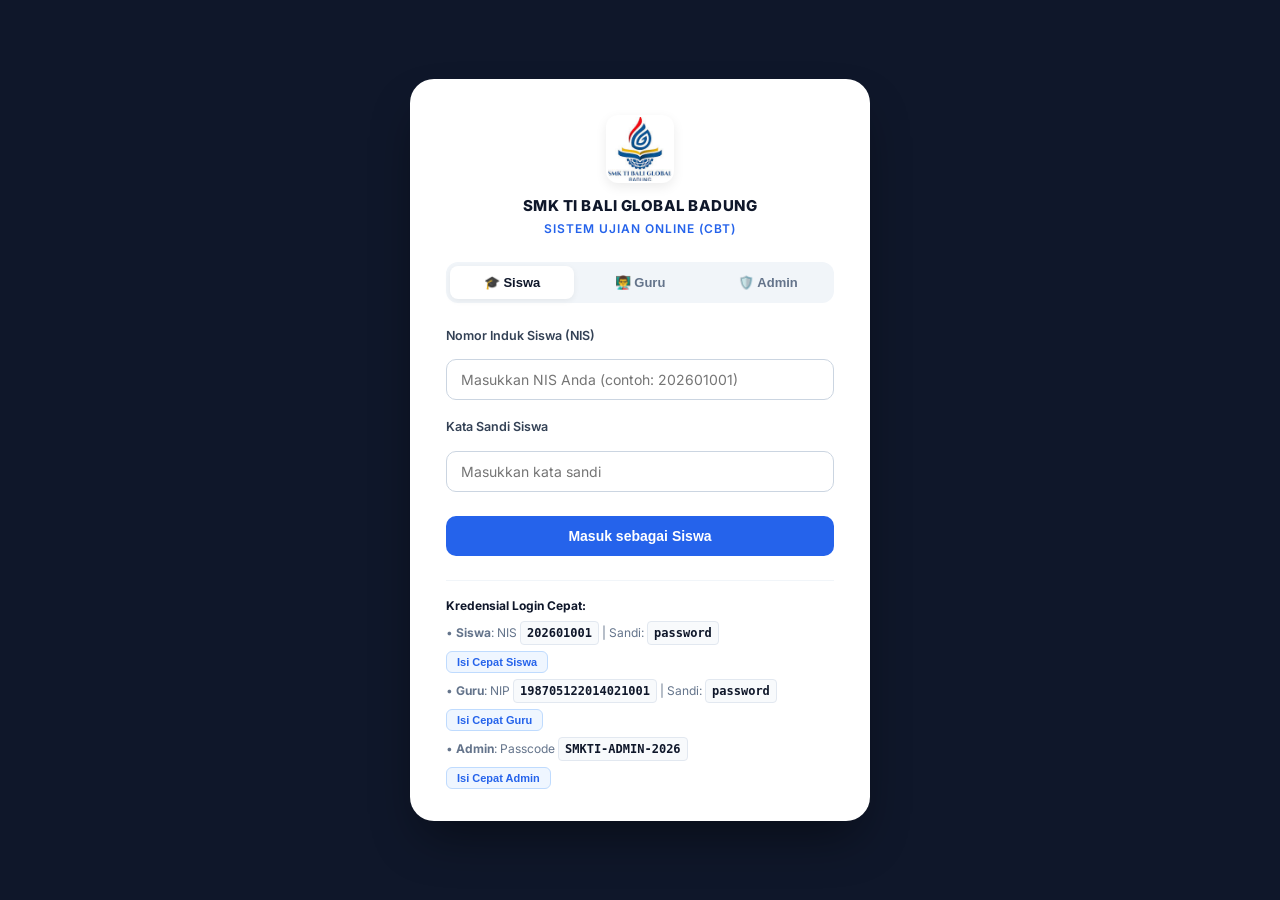
<file: login.html>
<!DOCTYPE html>
<html lang="id">
<head>
  <meta charset="UTF-8">
  <meta name="viewport" content="width=device-width, initial-scale=1.0">
  <title>Login CBT - SMK TI BALI GLOBAL BADUNG</title>
  <link rel="preconnect" href="https://fonts.googleapis.com">
  <link rel="preconnect" href="https://fonts.gstatic.com" crossorigin>
  <link href="https://fonts.googleapis.com/css2?family=Inter:wght@400;500;600;700;800;900&display=swap" rel="stylesheet">
  <link rel="stylesheet" href="assets/css/style.css">
  <style>
    body {
      background: #0f172a;
      display: flex;
      align-items: center;
      justify-content: center;
      min-height: 100vh;
      margin: 0;
      padding: 24px;
      font-family: 'Inter', sans-serif;
    }
    .login-container {
      background: #ffffff;
      border-radius: 24px;
      width: 100%;
      max-width: 460px;
      padding: 36px 36px 32px 36px;
      box-shadow: 0 25px 50px -12px rgba(0, 0, 0, 0.45);
      display: flex;
      flex-direction: column;
    }
    .login-brand {
      display: flex;
      flex-direction: column;
      align-items: center;
      text-align: center;
      margin-bottom: 24px;
    }
    .login-logo {
      width: 68px;
      height: 68px;
      object-fit: contain;
      margin-bottom: 12px;
      border-radius: 12px;
      background: #ffffff;
      padding: 2px;
      box-shadow: 0 4px 12px rgba(0,0,0,0.08);
    }
    .login-title {
      font-size: 15px;
      font-weight: 800;
      color: #0f172a;
      letter-spacing: 0.5px;
      margin: 0;
    }
    .login-sub {
      font-size: 12px;
      font-weight: 600;
      color: #2563eb;
      letter-spacing: 1px;
      margin-top: 2px;
    }
    .role-tabs-container {
      display: grid;
      grid-template-columns: 1fr 1fr 1fr;
      background: #f1f5f9;
      padding: 4px;
      border-radius: 12px;
      margin-bottom: 24px;
      gap: 4px;
    }
    .role-tab-btn {
      padding: 9px 8px;
      border: none;
      background: transparent;
      font-size: 13px;
      font-weight: 600;
      color: #64748b;
      border-radius: 8px;
      cursor: pointer;
      transition: all 0.2s ease;
      text-align: center;
    }
    .role-tab-btn.active {
      background: #ffffff;
      color: #0f172a;
      box-shadow: 0 2px 6px rgba(0,0,0,0.06);
    }
    .form-group {
      margin-bottom: 18px;
    }
    .form-label {
      display: block;
      font-size: 12.5px;
      font-weight: 600;
      color: #334155;
      margin-bottom: 6px;
    }
    .form-input {
      width: 100%;
      box-sizing: border-box;
      padding: 11px 14px;
      border: 1px solid #cbd5e1;
      border-radius: 10px;
      font-size: 14px;
      color: #0f172a;
      outline: none;
      transition: border-color 0.2s;
    }
    .form-input:focus {
      border-color: #2563eb;
      box-shadow: 0 0 0 3px rgba(37, 99, 235, 0.12);
    }
    .btn-login-submit {
      width: 100%;
      padding: 12px 16px;
      background: #2563eb;
      color: #ffffff;
      border: none;
      border-radius: 10px;
      font-size: 14px;
      font-weight: 600;
      cursor: pointer;
      transition: background 0.2s;
      margin-top: 6px;
    }
    .btn-login-submit:hover {
      opacity: 0.95;
    }
    .login-error-alert {
      background: #fef2f2;
      border: 1px solid #fecaca;
      color: #dc2626;
      font-size: 12.5px;
      padding: 10px 14px;
      border-radius: 8px;
      margin-bottom: 18px;
      display: none;
    }
    .credentials-hint {
      margin-top: 24px;
      padding-top: 16px;
      border-top: 1px solid #f1f5f9;
      font-size: 12px;
      color: #64748b;
      line-height: 1.5;
    }
    .cred-badge {
      display: inline-block;
      background: #f8fafc;
      border: 1px solid #e2e8f0;
      padding: 2px 6px;
      border-radius: 4px;
      font-family: monospace;
      color: #0f172a;
      font-weight: 600;
    }
    .quick-access-btn {
      display: inline-block;
      margin-top: 6px;
      padding: 4px 10px;
      font-size: 11px;
      background: #eff6ff;
      color: #2563eb;
      border: 1px solid #bfdbfe;
      border-radius: 6px;
      cursor: pointer;
      text-decoration: none;
      font-weight: 600;
      transition: all 0.2s;
    }
    .quick-access-btn:hover {
      background: #dbeafe;
    }
  </style>
</head>
<body>

<div class="login-container">
  <div class="login-brand">
    <img src="assets/img/logo.png" alt="Logo SMK TI Bali Global Badung" class="login-logo">
    <h1 class="login-title">SMK TI BALI GLOBAL BADUNG</h1>
    <span class="login-sub">SISTEM UJIAN ONLINE (CBT)</span>
  </div>

  <div class="role-tabs-container">
    <button type="button" class="role-tab-btn active" onclick="setRoleTab('siswa')">🎓 Siswa</button>
    <button type="button" class="role-tab-btn" onclick="setRoleTab('guru')">👨‍🏫 Guru</button>
    <button type="button" class="role-tab-btn" onclick="setRoleTab('admin')">🛡️ Admin</button>
  </div>

  <div id="login-error" class="login-error-alert"></div>

  <form id="auth-form">
    <!-- Siswa Input -->
    <div id="field-group-siswa">
      <div class="form-group">
        <label class="form-label">Nomor Induk Siswa (NIS)</label>
        <input type="text" id="input-nis" class="form-input" placeholder="Masukkan NIS Anda (contoh: 202601001)">
      </div>
      <div class="form-group">
        <label class="form-label">Kata Sandi Siswa</label>
        <input type="password" id="input-pass-siswa" class="form-input" placeholder="Masukkan kata sandi">
      </div>
    </div>

    <!-- Guru Input -->
    <div id="field-group-guru" style="display: none;">
      <div class="form-group">
        <label class="form-label">Nomor Induk Pegawai (NIP)</label>
        <input type="text" id="input-nip" class="form-input" placeholder="Masukkan NIP Guru (contoh: 198705122014021001)">
      </div>
      <div class="form-group">
        <label class="form-label">Kata Sandi Guru</label>
        <input type="password" id="input-pass-guru" class="form-input" placeholder="Masukkan kata sandi">
      </div>
    </div>

    <!-- Admin Input -->
    <div id="field-group-admin" style="display: none;">
      <div class="form-group">
        <label class="form-label">Passcode Otoritas Sekolah</label>
        <input type="password" id="input-passcode" class="form-input" placeholder="Masukkan Passcode Otoritas Admin">
      </div>
    </div>

    <button type="submit" id="btn-submit" class="btn-login-submit">Masuk sebagai Siswa</button>
  </form>

  <div class="credentials-hint">
    <div style="font-weight: 700; color: #0f172a; margin-bottom: 6px;">Kredensial Login Cepat:</div>
    <div style="margin-bottom: 6px;">
      • <strong>Siswa</strong>: NIS <span class="cred-badge">202601001</span> | Sandi: <span class="cred-badge">password</span>
      <br><button type="button" class="quick-access-btn" onclick="quickFill('siswa', '202601001', 'password')">Isi Cepat Siswa</button>
    </div>
    <div style="margin-bottom: 6px;">
      • <strong>Guru</strong>: NIP <span class="cred-badge">198705122014021001</span> | Sandi: <span class="cred-badge">password</span>
      <br><button type="button" class="quick-access-btn" onclick="quickFill('guru', '198705122014021001', 'password')">Isi Cepat Guru</button>
    </div>
    <div>
      • <strong>Admin</strong>: Passcode <span class="cred-badge">SMKTI-ADMIN-2026</span>
      <br><button type="button" class="quick-access-btn" onclick="quickFill('admin', 'SMKTI-ADMIN-2026', '')">Isi Cepat Admin</button>
    </div>
  </div>
</div>

<script>
let currentRole = 'siswa';

function setRoleTab(role) {
  currentRole = role;
  document.querySelectorAll('.role-tab-btn').forEach((btn, idx) => {
    btn.classList.toggle('active', (role === 'siswa' && idx === 0) || (role === 'guru' && idx === 1) || (role === 'admin' && idx === 2));
  });

  document.getElementById('field-group-siswa').style.display = (role === 'siswa') ? 'block' : 'none';
  document.getElementById('field-group-guru').style.display = (role === 'guru') ? 'block' : 'none';
  document.getElementById('field-group-admin').style.display = (role === 'admin') ? 'block' : 'none';

  const btn = document.getElementById('btn-submit');
  if (role === 'siswa') {
    btn.textContent = 'Masuk sebagai Siswa';
    btn.style.backgroundColor = '#2563eb';
  } else if (role === 'guru') {
    btn.textContent = 'Masuk sebagai Guru';
    btn.style.backgroundColor = '#16a34a';
  } else if (role === 'admin') {
    btn.textContent = 'Otorisasi Akses Admin';
    btn.style.backgroundColor = '#4f46e5';
  }
}

function quickFill(role, identifier, pass) {
  setRoleTab(role);
  if (role === 'siswa') {
    document.getElementById('input-nis').value = identifier;
    document.getElementById('input-pass-siswa').value = pass;
  } else if (role === 'guru') {
    document.getElementById('input-nip').value = identifier;
    document.getElementById('input-pass-guru').value = pass;
  } else if (role === 'admin') {
    document.getElementById('input-passcode').value = identifier;
  }
  document.getElementById('auth-form').dispatchEvent(new Event('submit'));
}

document.getElementById('auth-form').addEventListener('submit', async function(e) {
  e.preventDefault();
  const errorEl = document.getElementById('login-error');
  const btn = document.getElementById('btn-submit');

  errorEl.style.display = 'none';
  btn.disabled = true;
  btn.textContent = 'Memvalidasi kredensial...';

  const isStatic = window.location.hostname.includes('github.io') || window.location.protocol === 'file:' || window.location.pathname.endsWith('.html');

  if (isStatic) {
    // Mode GitHub Pages / Standalone HTML
    const targetRole = currentRole === 'siswa' ? 'murid' : currentRole;
    localStorage.setItem('smkti_mock_role', targetRole);
    setTimeout(() => {
      window.location.href = 'index.html';
    }, 400);
    return;
  }

  // Mode PHP Server
  const fd = new FormData();
  fd.append('login_type', currentRole);

  if (currentRole === 'siswa') {
    fd.append('nis', document.getElementById('input-nis').value.trim());
    fd.append('password', document.getElementById('input-pass-siswa').value);
  } else if (currentRole === 'guru') {
    fd.append('nip', document.getElementById('input-nip').value.trim());
    fd.append('password', document.getElementById('input-pass-guru').value);
  } else if (currentRole === 'admin') {
    fd.append('passcode', document.getElementById('input-passcode').value.trim());
  }

  try {
    const res = await fetch('api/auth.php?action=login', { method: 'POST', body: fd });
    const data = await res.json();

    if (data.success) {
      window.location.href = 'index.php';
    } else {
      errorEl.textContent = data.message || 'Kredensial login tidak sesuai.';
      errorEl.style.display = 'block';
      btn.disabled = false;
      setRoleTab(currentRole);
    }
  } catch (err) {
    errorEl.textContent = 'Gagal menghubungi server database.';
    errorEl.style.display = 'block';
    btn.disabled = false;
    setRoleTab(currentRole);
  }
});
</script>

</body>
</html>
</file>
<file: assets/css/style.css>
/* ==========================================================================
   SMK TI BALI GLOBAL BADUNG - SISTEM UJIAN ONLINE
   Exact Design Match CSS
   ========================================================================== */

:root {
  --sidebar-bg: #0f172a;
  --sidebar-dark: #0b1120;
  --sidebar-card: #19253d;
  --sidebar-border: rgba(255, 255, 255, 0.08);
  --active-green: #15803d;
  --active-green-hover: #166534;
  --active-green-glow: rgba(21, 128, 61, 0.35);

  --primary-blue: #2563eb;
  --primary-blue-hover: #1d4ed8;
  --primary-blue-light: #eff6ff;

  --bg-canvas: #f8fafc;
  --card-bg: #ffffff;
  --text-main: #0f172a;
  --text-muted: #64748b;
  --border-light: #e2e8f0;
  --border-card: #e8eef5;

  --status-green-bg: #dcfce7;
  --status-green-text: #15803d;
  --status-orange-bg: #fef3c7;
  --status-orange-text: #b45309;
  --status-red-bg: #fee2e2;
  --status-red-text: #b91c1c;
  --status-blue-bg: #e0e7ff;
  --status-blue-text: #3730a3;

  --font-sans: 'Inter', -apple-system, BlinkMacSystemFont, 'Segoe UI', Roboto, Helvetica, Arial, sans-serif;
}

* {
  margin: 0;
  padding: 0;
  box-sizing: border-box;
}

body {
  font-family: var(--font-sans);
  background-color: var(--bg-canvas);
  color: var(--text-main);
  font-size: 14px;
  line-height: 1.5;
  -webkit-font-smoothing: antialiased;
  min-height: 100vh;
  display: flex;
}

/* Scrollbar */
::-webkit-scrollbar {
  width: 6px;
  height: 6px;
}
::-webkit-scrollbar-track {
  background: transparent;
}
::-webkit-scrollbar-thumb {
  background: #cbd5e1;
  border-radius: 4px;
}
::-webkit-scrollbar-thumb:hover {
  background: #94a3b8;
}

/* ==========================================================================
   LAYOUT STRUCTURE
   ========================================================================== */

#app-container {
  display: flex;
  width: 100%;
  min-height: 100vh;
}

/* SIDEBAR */
.sidebar {
  width: 270px;
  background-color: var(--sidebar-bg);
  color: #fff;
  display: flex;
  flex-direction: column;
  flex-shrink: 0;
  border-right: 1px solid var(--sidebar-border);
  position: sticky;
  top: 0;
  height: 100vh;
  overflow-y: auto;
  z-index: 100;
  user-select: none;
}

.sidebar-brand {
  padding: 24px 20px 20px 20px;
  display: flex;
  align-items: center;
  gap: 12px;
  border-bottom: 1px solid var(--sidebar-border);
}

.sidebar-logo {
  width: 44px;
  height: 44px;
  object-fit: contain;
  border-radius: 8px;
  background: #ffffff;
  padding: 2px;
}

.sidebar-brand-text {
  display: flex;
  flex-direction: column;
}

.brand-title {
  font-size: 12px;
  font-weight: 800;
  letter-spacing: 0.5px;
  color: #ffffff;
  line-height: 1.2;
}

.brand-subtitle {
  font-size: 10px;
  color: #94a3b8;
  font-weight: 600;
  letter-spacing: 0.8px;
  margin-top: 3px;
}

/* NAVIGATION */
.nav-section {
  padding: 20px 16px;
  flex: 1;
}

.nav-label {
  font-size: 11px;
  text-transform: uppercase;
  letter-spacing: 1px;
  font-weight: 700;
  color: #64748b;
  margin-bottom: 12px;
  padding-left: 8px;
}

.nav-list {
  list-style: none;
  display: flex;
  flex-direction: column;
  gap: 6px;
}

.nav-item {
  display: flex;
  align-items: center;
  gap: 12px;
  padding: 11px 16px;
  border-radius: 9999px; /* Rounded pill */
  color: #94a3b8;
  font-size: 13.5px;
  font-weight: 500;
  cursor: pointer;
  transition: all 0.2s ease;
  position: relative;
  text-decoration: none;
}

.nav-item:hover {
  color: #ffffff;
  background-color: rgba(255, 255, 255, 0.05);
}

.nav-item.active {
  background-color: var(--active-green);
  color: #ffffff;
  font-weight: 600;
  box-shadow: 0 4px 14px var(--active-green-glow);
}

.nav-item.active::after {
  content: '';
  width: 7px;
  height: 7px;
  background-color: #4ade80;
  border-radius: 50%;
  margin-left: auto;
}

.nav-item svg {
  width: 18px;
  height: 18px;
  flex-shrink: 0;
  stroke-width: 2;
}

/* HELP BOX */
.sidebar-help {
  margin: 16px;
  padding: 16px;
  background: var(--sidebar-card);
  border-radius: 14px;
  border: 1px solid rgba(255, 255, 255, 0.06);
}

.sidebar-help h4 {
  font-size: 13px;
  font-weight: 700;
  color: #ffffff;
  margin-bottom: 6px;
}

.sidebar-help p {
  font-size: 11.5px;
  color: #94a3b8;
  line-height: 1.4;
}

/* USER FOOTER */
.sidebar-footer {
  padding: 16px;
  border-top: 1px solid var(--sidebar-border);
  display: flex;
  align-items: center;
  justify-content: space-between;
}

.user-profile-info {
  display: flex;
  align-items: center;
  gap: 10px;
  overflow: hidden;
}

.avatar-badge {
  width: 36px;
  height: 36px;
  border-radius: 50%;
  background: #2563eb;
  color: #ffffff;
  display: flex;
  align-items: center;
  justify-content: center;
  font-size: 13px;
  font-weight: 700;
  flex-shrink: 0;
}

.user-text {
  display: flex;
  flex-direction: column;
  overflow: hidden;
}

.user-name {
  font-size: 13px;
  font-weight: 700;
  color: #ffffff;
  white-space: nowrap;
  overflow: hidden;
  text-overflow: ellipsis;
}

.user-role-text {
  font-size: 11px;
  color: #94a3b8;
}

.btn-logout {
  background: transparent;
  border: none;
  color: #94a3b8;
  cursor: pointer;
  padding: 6px;
  border-radius: 8px;
  display: flex;
  align-items: center;
  justify-content: center;
  transition: all 0.2s;
}

.btn-logout:hover {
  color: #ef4444;
  background: rgba(239, 68, 68, 0.1);
}

/* ==========================================================================
   MAIN CONTENT
   ========================================================================== */

.main-content {
  flex: 1;
  display: flex;
  flex-direction: column;
  min-width: 0;
  overflow-y: auto;
  background: var(--bg-canvas);
}

/* TOP HEADER */
.top-header {
  padding: 24px 32px 18px 32px;
  display: flex;
  justify-content: space-between;
  align-items: flex-start;
  background: transparent;
}

.header-left {
  display: flex;
  flex-direction: column;
  gap: 4px;
}

.page-title {
  font-size: 22px;
  font-weight: 800;
  color: #0f172a;
  letter-spacing: -0.3px;
}

.page-subtitle {
  font-size: 13px;
  color: var(--text-muted);
}

.header-right {
  display: flex;
  align-items: center;
  gap: 14px;
}

.header-btn-icon {
  width: 38px;
  height: 38px;
  border-radius: 50%;
  background: #ffffff;
  border: 1px solid var(--border-light);
  display: flex;
  align-items: center;
  justify-content: center;
  color: #64748b;
  cursor: pointer;
  position: relative;
  transition: all 0.2s;
}

.header-btn-icon:hover {
  background: #f1f5f9;
  color: #0f172a;
}

.date-badge {
  background: #ffffff;
  border: 1px solid var(--border-light);
  padding: 8px 16px;
  border-radius: 9999px;
  font-size: 12.5px;
  font-weight: 600;
  color: #1e293b;
  display: flex;
  align-items: center;
  gap: 8px;
  box-shadow: 0 1px 3px rgba(0,0,0,0.03);
}

.role-switcher-select {
  padding: 6px 12px;
  border-radius: 9999px;
  border: 1px solid #cbd5e1;
  background: #ffffff;
  font-size: 12px;
  font-weight: 600;
  color: #2563eb;
  cursor: pointer;
  outline: none;
}

/* PAGE WRAPPER */
.page-container {
  padding: 0 32px 40px 32px;
  display: flex;
  flex-direction: column;
  gap: 24px;
}

/* ==========================================================================
   STAT CARDS (Top 3 Metrics)
   ========================================================================== */

.stat-grid {
  display: grid;
  grid-template-columns: repeat(3, 1fr);
  gap: 20px;
}

.stat-card {
  background: var(--card-bg);
  border-radius: 18px;
  padding: 24px;
  display: flex;
  align-items: center;
  gap: 20px;
  border: 1px solid var(--border-card);
  box-shadow: 0 4px 20px -2px rgba(0, 0, 0, 0.03);
}

.stat-icon-wrapper {
  width: 52px;
  height: 52px;
  border-radius: 14px;
  display: flex;
  align-items: center;
  justify-content: center;
  flex-shrink: 0;
}

.stat-icon-purple {
  background: #eff6ff;
  color: #4f46e5;
}

.stat-icon-teal {
  background: #f0fdf4;
  color: #059669;
}

.stat-icon-orange {
  background: #fffbeb;
  color: #d97706;
}

.stat-icon-blue {
  background: #eff6ff;
  color: #2563eb;
}

.stat-icon-red {
  background: #fef2f2;
  color: #dc2626;
}

.stat-content {
  display: flex;
  flex-direction: column;
}

.stat-content .stat-label {
  font-size: 12px;
  font-weight: 600;
  color: #64748b;
  margin-bottom: 2px;
}

.stat-number {
  font-size: 28px;
  font-weight: 800;
  color: #0f172a;
  line-height: 1.1;
}

.stat-subtext {
  font-size: 12.5px;
  color: var(--text-muted);
  margin-top: 4px;
}

/* ==========================================================================
   PREPARE SISTEM VIEW
   ========================================================================== */

.hero-banner {
  background: #0f172a;
  color: #ffffff;
  border-radius: 20px;
  padding: 36px 40px;
  display: flex;
  justify-content: space-between;
  align-items: center;
  position: relative;
  overflow: hidden;
  box-shadow: 0 10px 25px -5px rgba(15, 23, 42, 0.3);
}

.hero-content {
  max-width: 650px;
}

.system-badge {
  display: inline-flex;
  align-items: center;
  gap: 8px;
  padding: 6px 14px;
  background: rgba(255, 255, 255, 0.1);
  border-radius: 9999px;
  font-size: 11px;
  font-weight: 700;
  letter-spacing: 0.5px;
  color: #ffffff;
  margin-bottom: 16px;
}

.system-badge .dot {
  width: 8px;
  height: 8px;
  border-radius: 50%;
  background: #22c55e;
}

.hero-title {
  font-size: 28px;
  font-weight: 800;
  letter-spacing: -0.5px;
  margin-bottom: 10px;
}

.hero-desc {
  font-size: 13.5px;
  color: #94a3b8;
  line-height: 1.6;
}

.hero-gauge {
  display: flex;
  align-items: center;
  justify-content: center;
}

.gauge-circle {
  width: 110px;
  height: 110px;
  border-radius: 50%;
  border: 7px solid #0284c7;
  display: flex;
  flex-direction: column;
  align-items: center;
  justify-content: center;
  background: rgba(2, 132, 199, 0.1);
}

.gauge-circle .percent {
  font-size: 24px;
  font-weight: 800;
  color: #ffffff;
}

.gauge-circle .label {
  font-size: 10px;
  font-weight: 700;
  letter-spacing: 1px;
  color: #38bdf8;
}

/* Status Layanan Grid */
.section-title-row {
  display: flex;
  justify-content: space-between;
  align-items: center;
  margin-top: 10px;
}

.section-heading {
  font-size: 16px;
  font-weight: 700;
  color: #0f172a;
}

.section-updated {
  font-size: 12px;
  color: #64748b;
}

.service-grid {
  display: grid;
  grid-template-columns: repeat(3, 1fr);
  gap: 20px;
}

.service-card {
  background: #ffffff;
  border-radius: 18px;
  padding: 22px 24px;
  border: 1px solid var(--border-card);
  box-shadow: 0 4px 20px -2px rgba(0, 0, 0, 0.03);
  display: flex;
  flex-direction: column;
  gap: 14px;
}

.service-header {
  display: flex;
  justify-content: space-between;
  align-items: center;
}

.service-icon {
  width: 40px;
  height: 40px;
  border-radius: 12px;
  background: #eff6ff;
  color: #2563eb;
  display: flex;
  align-items: center;
  justify-content: center;
}

.badge-pill {
  display: inline-flex;
  align-items: center;
  gap: 6px;
  padding: 4px 10px;
  border-radius: 9999px;
  font-size: 11.5px;
  font-weight: 600;
}

.badge-normal {
  background: var(--status-green-bg);
  color: var(--status-green-text);
}

.badge-percent {
  background: #eff6ff;
  color: #2563eb;
}

.service-title {
  font-size: 15px;
  font-weight: 700;
  color: #0f172a;
}

.service-detail {
  font-size: 12.5px;
  color: var(--text-muted);
}

/* Bottom Grid for Prepare Sistem */
.prepare-bottom-grid {
  display: grid;
  grid-template-columns: 3fr 2fr;
  gap: 20px;
}

.config-card {
  background: #ffffff;
  border-radius: 18px;
  padding: 24px;
  border: 1px solid var(--border-card);
  box-shadow: 0 4px 20px -2px rgba(0, 0, 0, 0.03);
}

.config-card-title {
  font-size: 15px;
  font-weight: 700;
  margin-bottom: 16px;
  color: #0f172a;
}

.config-item {
  display: flex;
  align-items: center;
  justify-content: space-between;
  padding: 14px 0;
  border-bottom: 1px solid #f1f5f9;
  cursor: pointer;
  transition: all 0.2s;
}

.config-item:last-child {
  border-bottom: none;
}

.config-item:hover {
  color: #2563eb;
}

.config-item-left {
  display: flex;
  align-items: center;
  gap: 12px;
  font-size: 13.5px;
  font-weight: 500;
}

.config-check-icon {
  color: #10b981;
}

.maintenance-card {
  background: #f8faff;
  border-radius: 18px;
  padding: 24px;
  border: 1px solid #e0e7ff;
  display: flex;
  flex-direction: column;
  justify-content: space-between;
}

.maintenance-title {
  font-size: 13px;
  font-weight: 600;
  color: #475569;
  display: flex;
  align-items: center;
  gap: 8px;
}

.maintenance-time {
  font-size: 26px;
  font-weight: 800;
  color: #3b82f6;
  margin: 12px 0 6px 0;
}

.maintenance-sub {
  font-size: 12px;
  color: #64748b;
  line-height: 1.5;
}

/* ==========================================================================
   DATA WEB & RIWAYAT LOGIN (TABLES, FILTERS, TABS)
   ========================================================================== */

.filter-action-bar {
  display: flex;
  align-items: center;
  justify-content: space-between;
  gap: 16px;
}

.filter-left-group {
  display: flex;
  align-items: center;
  gap: 12px;
  flex: 1;
}

.search-box {
  position: relative;
  max-width: 320px;
  width: 100%;
}

.search-box svg {
  position: absolute;
  left: 14px;
  top: 50%;
  transform: translateY(-50%);
  color: #94a3b8;
  width: 16px;
  height: 16px;
}

.search-input {
  width: 100%;
  padding: 9px 14px 9px 40px;
  background: #ffffff;
  border: 1px solid var(--border-light);
  border-radius: 9999px;
  font-size: 13px;
  color: #0f172a;
  outline: none;
  transition: all 0.2s;
}

.search-input:focus {
  border-color: #3b82f6;
  box-shadow: 0 0 0 3px rgba(59, 130, 246, 0.15);
}

.select-pill {
  padding: 9px 16px;
  background: #ffffff;
  border: 1px solid var(--border-light);
  border-radius: 9999px;
  font-size: 13px;
  color: #475569;
  outline: none;
  cursor: pointer;
  font-weight: 500;
}

.btn-primary-blue {
  background: var(--primary-blue);
  color: #ffffff;
  border: none;
  padding: 9px 20px;
  border-radius: 9999px;
  font-size: 13px;
  font-weight: 600;
  display: inline-flex;
  align-items: center;
  gap: 8px;
  cursor: pointer;
  transition: all 0.2s;
  box-shadow: 0 2px 8px rgba(37, 99, 235, 0.25);
  white-space: nowrap;
}

.btn-primary-blue:hover {
  background: var(--primary-blue-hover);
}

/* Tabs */
.role-tabs {
  display: flex;
  align-items: center;
  gap: 8px;
  margin-top: 4px;
}

.role-tab {
  padding: 7px 18px;
  border-radius: 9999px;
  font-size: 13px;
  font-weight: 600;
  color: #64748b;
  cursor: pointer;
  transition: all 0.2s;
}

.role-tab:hover {
  color: #0f172a;
  background: rgba(0, 0, 0, 0.03);
}

.role-tab.active {
  background: #eff6ff;
  color: var(--primary-blue);
}

/* TABLE STYLING */
.table-card {
  background: #ffffff;
  border-radius: 18px;
  border: 1px solid var(--border-card);
  box-shadow: 0 4px 20px -2px rgba(0, 0, 0, 0.03);
  overflow: hidden;
}

.custom-table {
  width: 100%;
  border-collapse: collapse;
  text-align: left;
}

.custom-table th {
  padding: 14px 24px;
  font-size: 11px;
  font-weight: 700;
  text-transform: uppercase;
  letter-spacing: 0.8px;
  color: #64748b;
  background: #f8fafc;
  border-bottom: 1px solid #f1f5f9;
}

.custom-table td {
  padding: 18px 24px;
  font-size: 13.5px;
  color: #1e293b;
  border-bottom: 1px solid #f8fafc;
  vertical-align: middle;
}

.custom-table tbody tr {
  transition: background 0.15s ease;
}

.custom-table tbody tr:hover {
  background: #fbfcfe;
}

.custom-table tr:last-child td {
  border-bottom: none;
}

/* User cell */
.user-cell {
  display: flex;
  align-items: center;
  gap: 12px;
}

.table-avatar {
  width: 36px;
  height: 36px;
  border-radius: 50%;
  color: #ffffff;
  display: flex;
  align-items: center;
  justify-content: center;
  font-size: 12.5px;
  font-weight: 700;
  flex-shrink: 0;
}

.user-cell-meta {
  display: flex;
  flex-direction: column;
}

.user-cell-name {
  font-weight: 700;
  color: #0f172a;
}

.user-cell-email {
  font-size: 12px;
  color: #64748b;
}

/* Table Badges */
.badge-status-aktif {
  background: var(--status-green-bg);
  color: var(--status-green-text);
}

.badge-status-tertunda {
  background: var(--status-orange-bg);
  color: var(--status-orange-text);
}

.badge-status-gagal {
  background: var(--status-red-bg);
  color: var(--status-red-text);
}

.btn-action-more {
  background: transparent;
  border: none;
  font-size: 18px;
  font-weight: 700;
  color: #94a3b8;
  cursor: pointer;
  padding: 4px 8px;
  border-radius: 6px;
  transition: all 0.2s;
}

.btn-action-more:hover {
  color: #0f172a;
  background: #f1f5f9;
}

/* ==========================================================================
   GURU VIEWS (Upload Soal, Bank Soal, Paket, Jadwal, Analisis)
   ========================================================================== */

.guru-upload-grid {
  display: grid;
  grid-template-columns: 3fr 2fr;
  gap: 24px;
}

.form-card {
  background: #ffffff;
  border-radius: 18px;
  padding: 28px;
  border: 1px solid var(--border-card);
  box-shadow: 0 4px 20px -2px rgba(0, 0, 0, 0.03);
}

.form-card-title {
  font-size: 16px;
  font-weight: 700;
  color: #0f172a;
  margin-bottom: 20px;
}

.form-group {
  display: flex;
  flex-direction: column;
  gap: 8px;
  margin-bottom: 18px;
}

.form-label {
  font-size: 12.5px;
  font-weight: 600;
  color: #334155;
}

.form-input, .form-select, .form-textarea {
  width: 100%;
  padding: 10px 14px;
  background: #ffffff;
  border: 1px solid var(--border-light);
  border-radius: 10px;
  font-size: 13.5px;
  font-family: inherit;
  color: #0f172a;
  outline: none;
  transition: all 0.2s;
}

.form-input:focus, .form-select:focus, .form-textarea:focus {
  border-color: #3b82f6;
  box-shadow: 0 0 0 3px rgba(59, 130, 246, 0.15);
}

.form-textarea {
  min-height: 90px;
  resize: vertical;
}

.option-choice-row {
  display: flex;
  align-items: center;
  gap: 10px;
  margin-bottom: 10px;
  background: #f8fafc;
  padding: 8px 12px;
  border-radius: 10px;
  border: 1px solid #e2e8f0;
}

.option-choice-badge {
  width: 28px;
  height: 28px;
  border-radius: 50%;
  background: #e2e8f0;
  display: flex;
  align-items: center;
  justify-content: center;
  font-size: 12px;
  font-weight: 700;
  color: #475569;
  flex-shrink: 0;
}

.option-choice-input {
  flex: 1;
  border: none;
  background: transparent;
  font-size: 13px;
  outline: none;
}

.option-radio {
  cursor: pointer;
  accent-color: #10b981;
}

/* CSV Upload Box */
.csv-upload-dropzone {
  border: 2px dashed #cbd5e1;
  border-radius: 14px;
  padding: 36px 20px;
  text-align: center;
  background: #f8fafc;
  cursor: pointer;
  transition: all 0.2s;
  display: flex;
  flex-direction: column;
  align-items: center;
  justify-content: center;
  gap: 12px;
}

.csv-upload-dropzone:hover {
  border-color: #2563eb;
  background: #eff6ff;
}

.csv-icon {
  width: 48px;
  height: 48px;
  color: #3b82f6;
}

/* Paket Soal Card Grid */
.package-grid {
  display: grid;
  grid-template-columns: repeat(3, 1fr);
  gap: 20px;
}

.package-card {
  background: #ffffff;
  border-radius: 18px;
  padding: 24px;
  border: 1px solid var(--border-card);
  box-shadow: 0 4px 20px -2px rgba(0, 0, 0, 0.03);
  display: flex;
  flex-direction: column;
  justify-content: space-between;
  min-height: 180px;
  position: relative;
  transition: transform 0.2s ease, box-shadow 0.2s ease;
}

.package-card:hover {
  transform: translateY(-2px);
  box-shadow: 0 8px 25px -4px rgba(0, 0, 0, 0.06);
}

.package-top {
  display: flex;
  justify-content: space-between;
  align-items: flex-start;
}

.package-badge {
  background: #eff6ff;
  color: #2563eb;
  padding: 4px 10px;
  border-radius: 9999px;
  font-size: 11px;
  font-weight: 700;
}

.package-title {
  font-size: 15px;
  font-weight: 700;
  color: #0f172a;
  margin: 12px 0 4px 0;
}

.package-meta {
  font-size: 12px;
  color: #64748b;
}

.package-footer {
  display: flex;
  justify-content: space-between;
  align-items: center;
  margin-top: 20px;
  padding-top: 14px;
  border-top: 1px solid #f1f5f9;
}

.btn-outline-sm {
  background: #ffffff;
  border: 1px solid #cbd5e1;
  color: #475569;
  padding: 6px 14px;
  border-radius: 8px;
  font-size: 12px;
  font-weight: 600;
  cursor: pointer;
  transition: all 0.2s;
}

.btn-outline-sm:hover {
  border-color: #2563eb;
  color: #2563eb;
}

/* ==========================================================================
   SISWA VIEWS (Jadwal Ujian, CBT Live Exam, Hasil Ujian)
   ========================================================================== */

.student-exam-card {
  background: #ffffff;
  border-radius: 18px;
  padding: 24px 28px;
  border: 1px solid var(--border-card);
  box-shadow: 0 4px 20px -2px rgba(0, 0, 0, 0.03);
  display: flex;
  align-items: center;
  justify-content: space-between;
  gap: 20px;
  margin-bottom: 16px;
  transition: all 0.2s;
}

.student-exam-card.active-now {
  border-color: #22c55e;
  box-shadow: 0 4px 20px rgba(34, 197, 94, 0.1);
}

.student-exam-left {
  display: flex;
  align-items: center;
  gap: 18px;
}

.exam-book-icon {
  width: 48px;
  height: 48px;
  border-radius: 12px;
  background: #f0fdf4;
  color: #16a34a;
  display: flex;
  align-items: center;
  justify-content: center;
  flex-shrink: 0;
}

.exam-card-title {
  font-size: 16px;
  font-weight: 800;
  color: #0f172a;
}

.exam-card-sub {
  font-size: 12.5px;
  color: #64748b;
  margin: 3px 0;
}

.exam-card-schedule {
  font-size: 12.5px;
  font-weight: 600;
  color: #1e293b;
}

.student-exam-right {
  display: flex;
  align-items: center;
  gap: 16px;
}

.badge-sedang-berlangsung {
  background: #dcfce7;
  color: #15803d;
  padding: 6px 14px;
  border-radius: 9999px;
  font-size: 11.5px;
  font-weight: 700;
}

.badge-belum-dimulai {
  background: #fef3c7;
  color: #b45309;
  padding: 6px 14px;
  border-radius: 9999px;
  font-size: 11.5px;
  font-weight: 700;
}

/* ==========================================================================
   CBT LIVE EXAM ENGINE (SCREEN 4.2 EXACT REPLICA)
   ========================================================================== */

.cbt-container {
  display: flex;
  gap: 24px;
  align-items: flex-start;
}

.cbt-question-area {
  flex: 1;
  background: #ffffff;
  border-radius: 18px;
  border: 1px solid var(--border-card);
  box-shadow: 0 4px 20px -2px rgba(0, 0, 0, 0.03);
  padding: 32px;
  display: flex;
  flex-direction: column;
}

.cbt-q-header {
  display: flex;
  justify-content: space-between;
  align-items: center;
  padding-bottom: 16px;
  border-bottom: 1px solid #f1f5f9;
  margin-bottom: 20px;
}

.cbt-q-number {
  font-size: 15px;
  font-weight: 800;
  color: #2563eb;
}

.cbt-q-weight {
  font-size: 12px;
  font-weight: 600;
  color: #64748b;
}

.cbt-q-text {
  font-size: 15px;
  line-height: 1.6;
  color: #1e293b;
  font-weight: 500;
  margin-bottom: 24px;
}

.cbt-options-list {
  display: flex;
  flex-direction: column;
  gap: 12px;
  margin-bottom: 32px;
}

.cbt-option-item {
  display: flex;
  align-items: center;
  gap: 16px;
  padding: 14px 20px;
  border-radius: 12px;
  border: 1.5px solid #e2e8f0;
  background: #ffffff;
  cursor: pointer;
  transition: all 0.2s;
  user-select: none;
}

.cbt-option-item:hover {
  border-color: #93c5fd;
  background: #f8fafc;
}

.cbt-option-item.selected {
  border-color: #2563eb;
  background: #eff6ff;
}

.cbt-option-badge {
  width: 34px;
  height: 34px;
  border-radius: 50%;
  background: #e2e8f0;
  color: #1e293b;
  display: flex;
  align-items: center;
  justify-content: center;
  font-size: 13.5px;
  font-weight: 700;
  flex-shrink: 0;
}

.cbt-option-item.selected .cbt-option-badge {
  background: #2563eb;
  color: #ffffff;
}

.cbt-option-label {
  font-size: 14px;
  color: #1e293b;
  font-weight: 500;
}

/* CBT Navigation bottom */
.cbt-bottom-nav {
  display: flex;
  justify-content: space-between;
  align-items: center;
  padding-top: 20px;
  border-top: 1px solid #f1f5f9;
}

.btn-cbt-prev {
  background: #ffffff;
  border: 1px solid #cbd5e1;
  color: #475569;
  padding: 9px 20px;
  border-radius: 9999px;
  font-size: 13px;
  font-weight: 600;
  cursor: pointer;
  transition: all 0.2s;
}

.btn-cbt-prev:hover {
  background: #f1f5f9;
}

.btn-cbt-ragu {
  background: #fef08a;
  border: 1px solid #fde047;
  color: #854d0e;
  padding: 9px 22px;
  border-radius: 9999px;
  font-size: 13px;
  font-weight: 700;
  cursor: pointer;
  transition: all 0.2s;
}

.btn-cbt-ragu:hover {
  background: #fde047;
}

.btn-cbt-next {
  background: var(--primary-blue);
  border: none;
  color: #ffffff;
  padding: 9px 24px;
  border-radius: 9999px;
  font-size: 13px;
  font-weight: 600;
  cursor: pointer;
  transition: all 0.2s;
}

.btn-cbt-next:hover {
  background: var(--primary-blue-hover);
}

/* Right Panel: CBT Number Grid */
.cbt-sidebar-panel {
  width: 320px;
  background: #ffffff;
  border-radius: 18px;
  border: 1px solid var(--border-card);
  box-shadow: 0 4px 20px -2px rgba(0, 0, 0, 0.03);
  padding: 24px;
  display: flex;
  flex-direction: column;
}

.cbt-timer-box {
  background: #fee2e2;
  border: 1px solid #fca5a5;
  color: #dc2626;
  border-radius: 9999px;
  padding: 8px 18px;
  font-size: 13.5px;
  font-weight: 800;
  display: inline-flex;
  align-items: center;
  gap: 6px;
  margin-bottom: 20px;
  align-self: flex-start;
}

.cbt-panel-title {
  font-size: 14px;
  font-weight: 700;
  color: #0f172a;
  margin-bottom: 12px;
}

/* Legend */
.cbt-legend-grid {
  display: grid;
  grid-template-columns: 1fr 1fr;
  gap: 8px;
  margin-bottom: 18px;
  padding-bottom: 16px;
  border-bottom: 1px solid #f1f5f9;
}

.legend-item {
  display: flex;
  align-items: center;
  gap: 8px;
  font-size: 11.5px;
  color: #64748b;
}

.legend-dot {
  width: 12px;
  height: 12px;
  border-radius: 3px;
}

.dot-active { background: #2563eb; }
.dot-answered { background: #10b981; }
.dot-ragu { background: #f59e0b; }
.dot-unanswered { background: #e2e8f0; }

/* Grid 40 Numbers */
.cbt-number-grid {
  display: grid;
  grid-template-columns: repeat(6, 1fr);
  gap: 8px;
  margin-bottom: 24px;
}

.cbt-num-btn {
  aspect-ratio: 1;
  border-radius: 8px;
  border: none;
  font-size: 12px;
  font-weight: 700;
  cursor: pointer;
  display: flex;
  align-items: center;
  justify-content: center;
  transition: all 0.15s ease;
  background: #f1f5f9;
  color: #475569;
}

.cbt-num-btn:hover {
  transform: scale(1.05);
}

.cbt-num-btn.active {
  background: #2563eb !important;
  color: #ffffff !important;
}

.cbt-num-btn.answered {
  background: #10b981;
  color: #ffffff;
}

.cbt-num-btn.ragu {
  background: #f59e0b;
  color: #ffffff;
}

.btn-cbt-finish {
  background: #ef4444;
  color: #ffffff;
  border: none;
  padding: 12px 20px;
  border-radius: 12px;
  font-size: 13.5px;
  font-weight: 700;
  cursor: pointer;
  transition: all 0.2s;
  box-shadow: 0 4px 14px rgba(239, 68, 68, 0.3);
  text-align: center;
}

.btn-cbt-finish:hover {
  background: #dc2626;
}

/* ==========================================================================
   HASIL UJIAN SISWA (SCREEN 4.3)
   ========================================================================== */

.student-result-top-grid {
  display: grid;
  grid-template-columns: 1fr 1fr;
  gap: 24px;
}

.score-card-hero {
  background: #ffffff;
  border-radius: 18px;
  padding: 28px;
  border: 1px solid var(--border-card);
  box-shadow: 0 4px 20px -2px rgba(0, 0, 0, 0.03);
  display: flex;
  flex-direction: column;
  align-items: center;
  text-align: center;
}

.score-circle-outer {
  width: 130px;
  height: 130px;
  border-radius: 50%;
  border: 8px solid #10b981;
  display: flex;
  flex-direction: column;
  align-items: center;
  justify-content: center;
  margin: 16px 0;
  background: #f0fdf4;
}

.score-circle-val {
  font-size: 38px;
  font-weight: 900;
  color: #065f46;
  line-height: 1;
}

.score-circle-lbl {
  font-size: 10px;
  font-weight: 700;
  letter-spacing: 0.8px;
  color: #047857;
  margin-top: 4px;
}

.score-grade-badge {
  background: #dcfce7;
  color: #15803d;
  padding: 6px 18px;
  border-radius: 9999px;
  font-size: 12.5px;
  font-weight: 800;
  letter-spacing: 0.5px;
}

.score-details-card {
  background: #ffffff;
  border-radius: 18px;
  padding: 28px;
  border: 1px solid var(--border-card);
  box-shadow: 0 4px 20px -2px rgba(0, 0, 0, 0.03);
  display: flex;
  flex-direction: column;
  justify-content: center;
}

.score-detail-row {
  display: flex;
  justify-content: space-between;
  align-items: center;
  padding: 12px 0;
  border-bottom: 1px solid #f1f5f9;
  font-size: 13.5px;
}

.score-detail-row:last-child {
  border-bottom: none;
}

.score-detail-label {
  color: #64748b;
  font-weight: 500;
}

.score-detail-val {
  font-weight: 700;
  color: #0f172a;
}

/* ==========================================================================
   MODAL WINDOW
   ========================================================================== */

.modal-backdrop {
  position: fixed;
  top: 0;
  left: 0;
  width: 100vw;
  height: 100vh;
  background: rgba(15, 23, 42, 0.6);
  backdrop-filter: blur(4px);
  display: flex;
  align-items: center;
  justify-content: center;
  z-index: 1000;
  opacity: 0;
  pointer-events: none;
  transition: opacity 0.2s ease;
}

.modal-backdrop.open {
  opacity: 1;
  pointer-events: auto;
}

.modal-window {
  background: #ffffff;
  border-radius: 20px;
  width: 100%;
  max-width: 520px;
  padding: 32px;
  box-shadow: 0 20px 40px -10px rgba(0, 0, 0, 0.2);
  transform: translateY(20px);
  transition: transform 0.2s ease;
}

.modal-backdrop.open .modal-window {
  transform: translateY(0);
}

.modal-header {
  display: flex;
  justify-content: space-between;
  align-items: center;
  margin-bottom: 24px;
}

.modal-title {
  font-size: 18px;
  font-weight: 800;
  color: #0f172a;
}

.modal-close-btn {
  background: transparent;
  border: none;
  font-size: 20px;
  color: #94a3b8;
  cursor: pointer;
}

.modal-actions {
  display: flex;
  justify-content: flex-end;
  gap: 12px;
  margin-top: 24px;
}

/* Toast */
.toast-msg {
  position: fixed;
  bottom: 24px;
  right: 24px;
  background: #0f172a;
  color: #ffffff;
  padding: 12px 20px;
  border-radius: 12px;
  font-size: 13px;
  font-weight: 600;
  box-shadow: 0 10px 25px rgba(0,0,0,0.2);
  z-index: 2000;
  transform: translateY(100px);
  opacity: 0;
  transition: all 0.3s cubic-bezier(0.16, 1, 0.3, 1);
}

.toast-msg.show {
  transform: translateY(0);
  opacity: 1;
}
</file>
